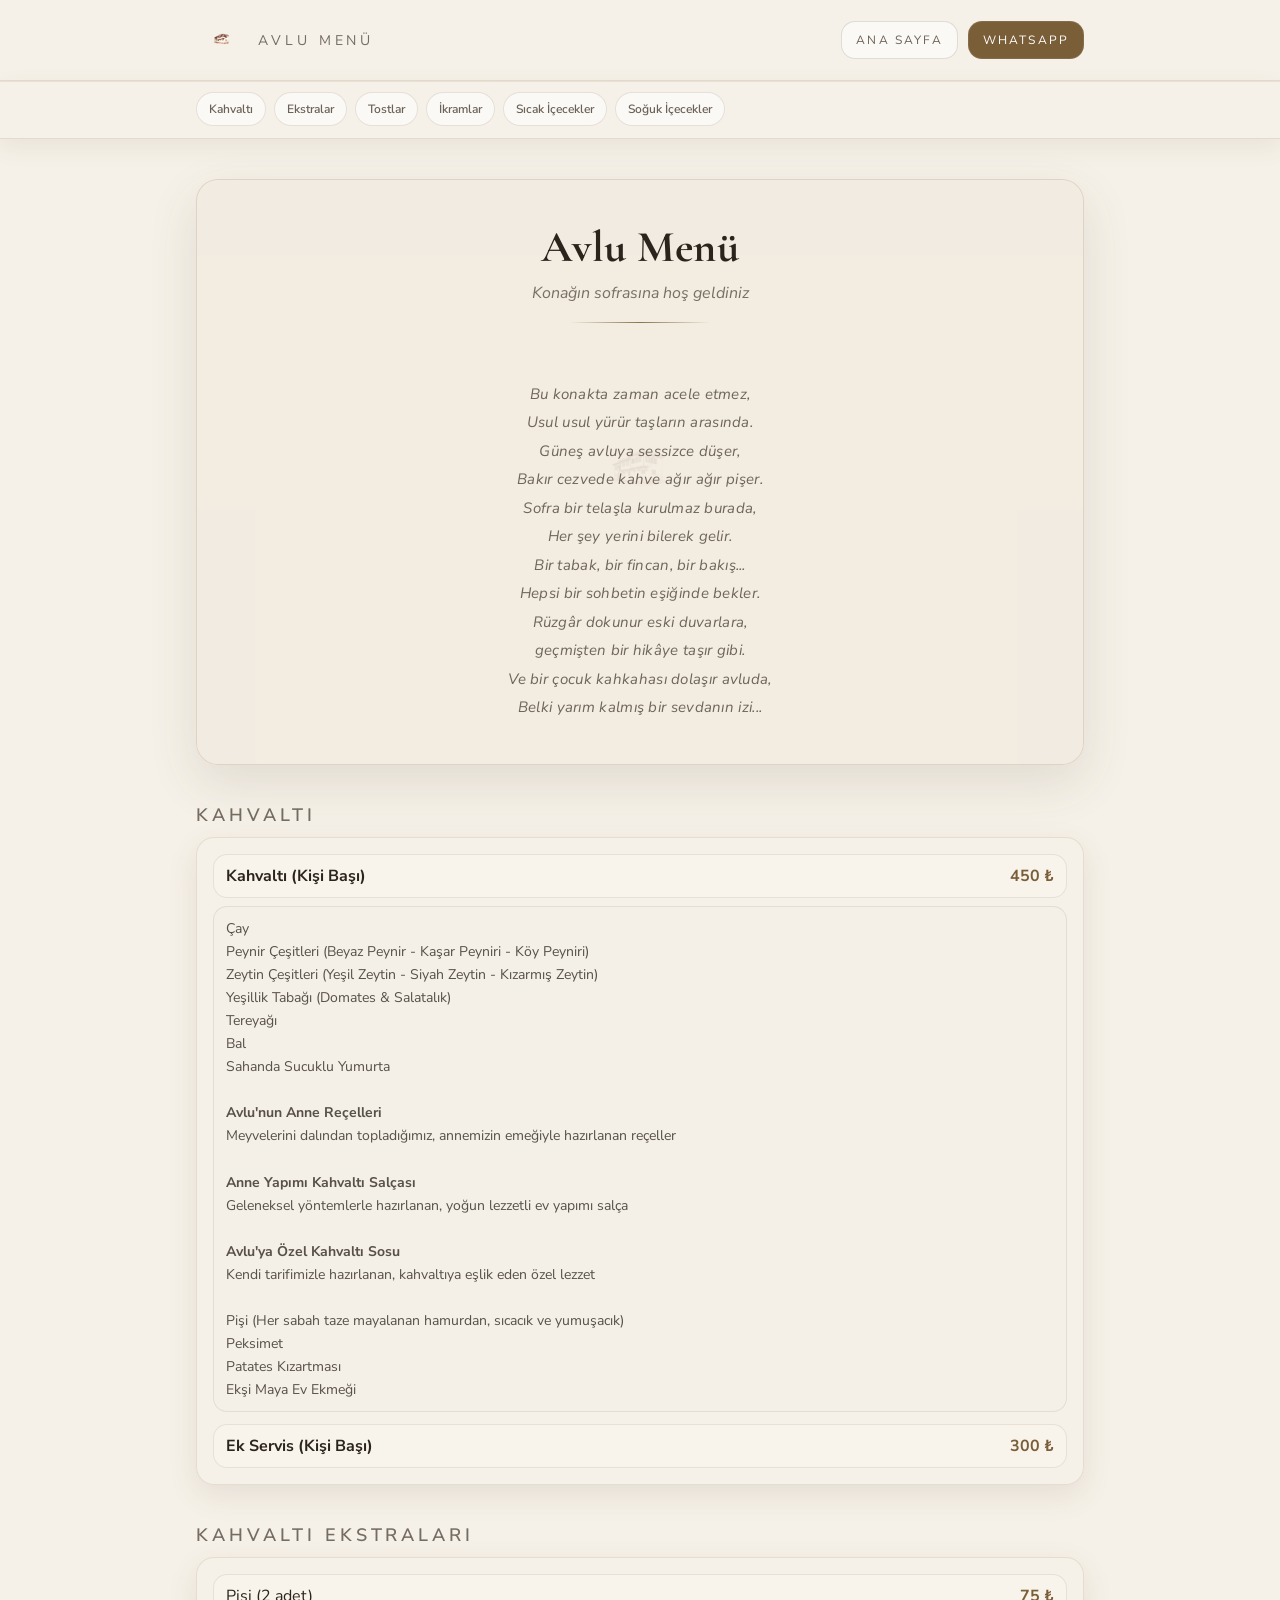
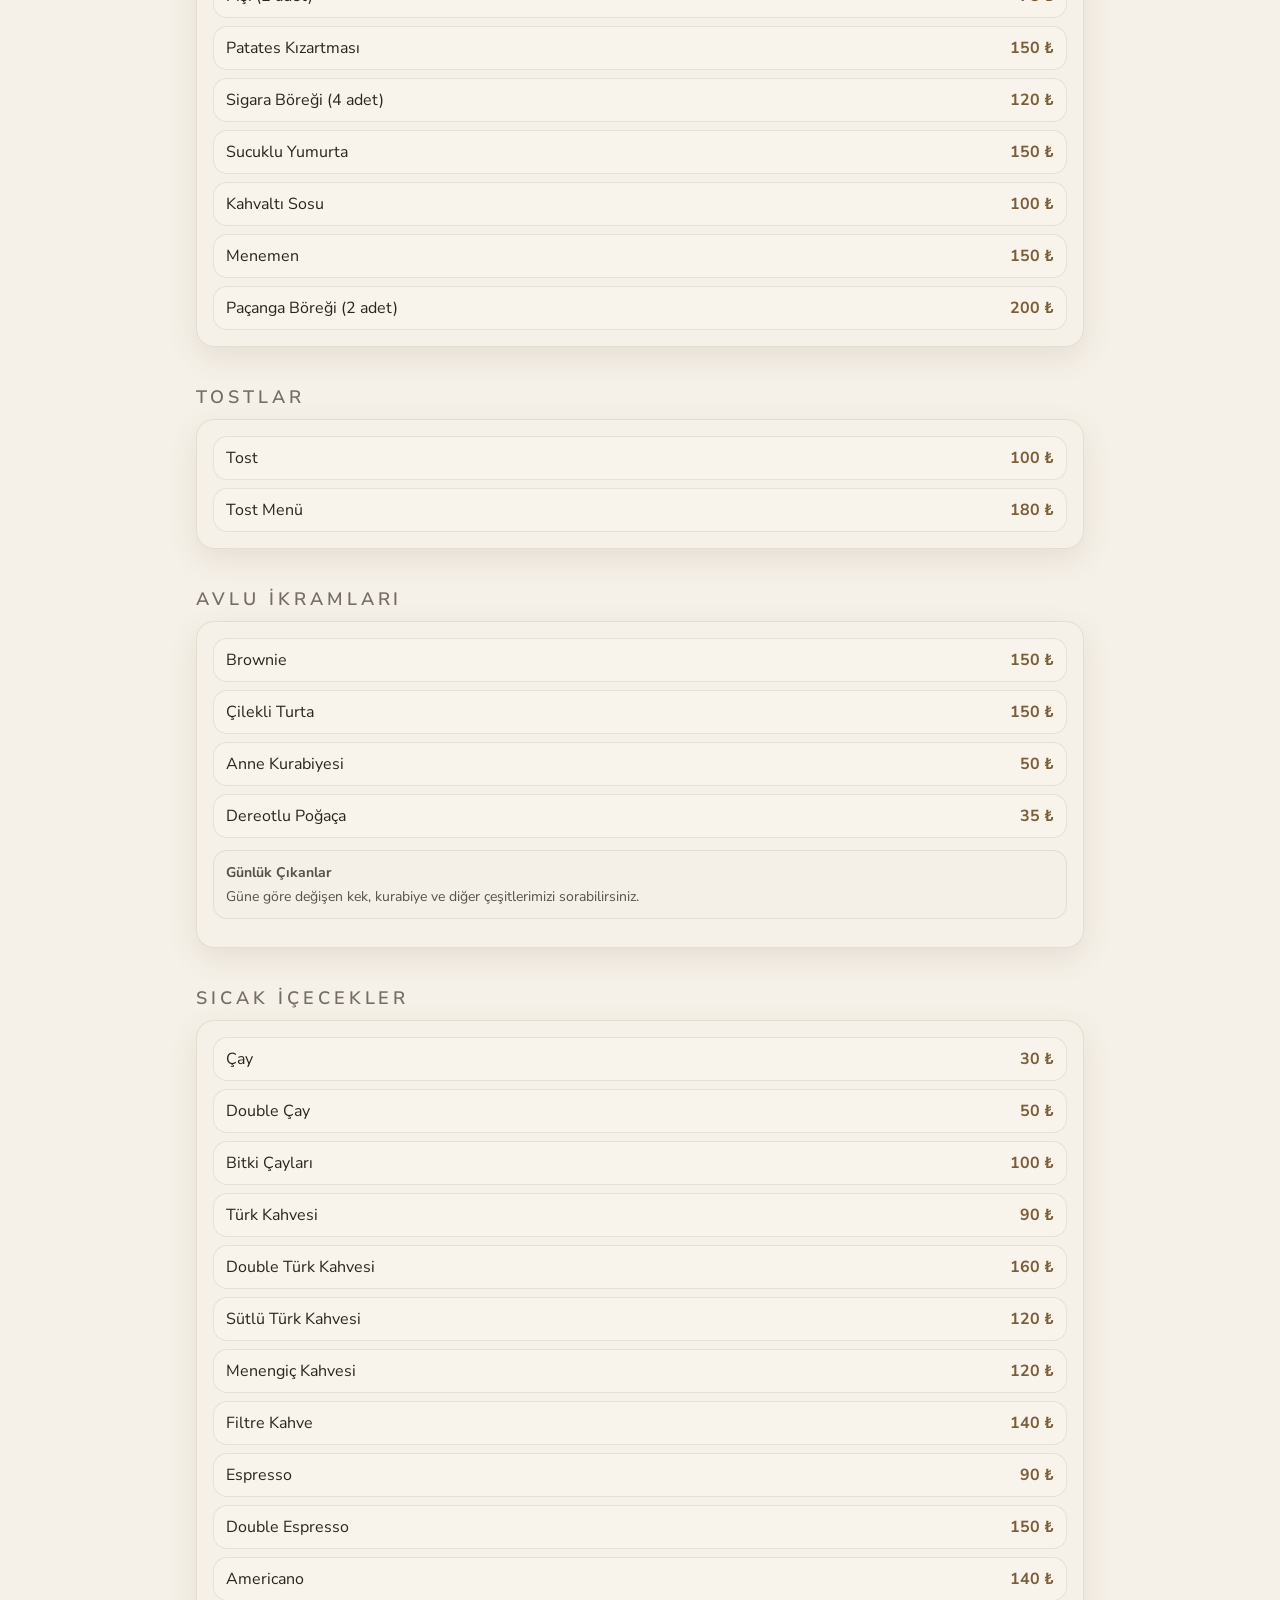
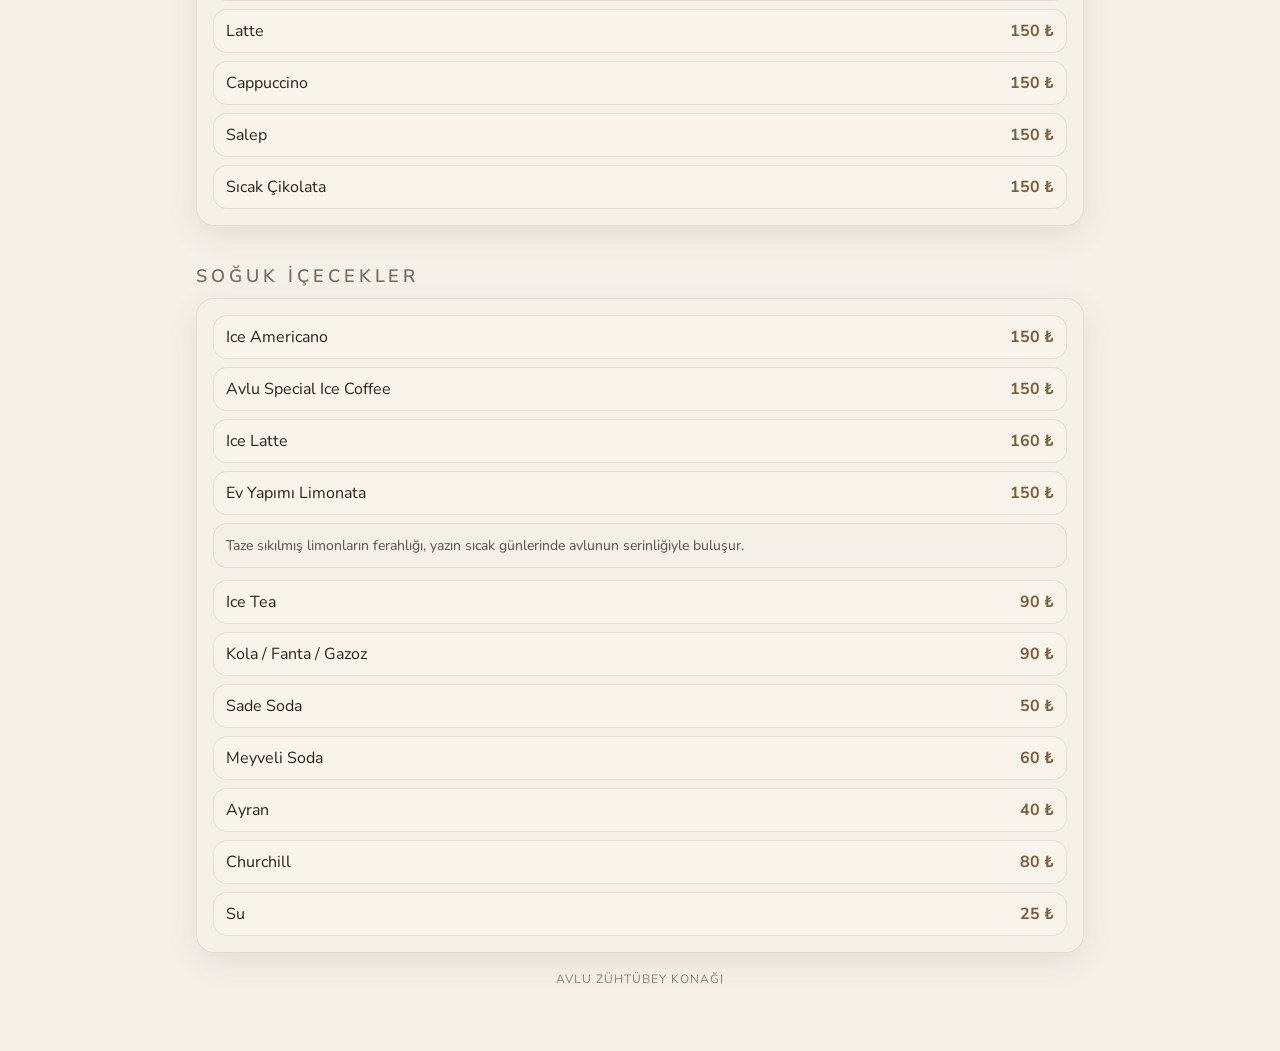
<file: m-7k9p3/index.html>
<!doctype html>
<html lang="tr">
<head>
  <meta charset="utf-8" />
  <meta name="viewport" content="width=device-width,initial-scale=1" />
  <meta name="robots" content="noindex,nofollow" />
  <title>Avlu Menü</title>

  <link rel="preconnect" href="https://fonts.googleapis.com">
  <link rel="preconnect" href="https://fonts.gstatic.com" crossorigin>
  <link href="https://fonts.googleapis.com/css2?family=Cormorant+Garamond:ital,wght@0,400;0,600;0,700;1,400&amp;family=Nunito+Sans:wght@300;400;600&amp;display=swap" rel="stylesheet">

  <style>
	:root{
	  --color-bg: #f6f1e8;
	  --color-surface: #efe7db;
	  --color-text: #2b241c;
	  --color-primary: #7a5e38;
	  --color-secondary: #6e5b46;
      --radius: 18px;
      --shadow: 0 18px 50px rgba(74, 63, 53, 0.12);
      --shadow-soft: 0 10px 30px rgba(74, 63, 53, 0.10);
      --line: rgba(74, 63, 53, 0.16);
    }

    *{ box-sizing:border-box; }
    html{
      min-height:100%;
      scroll-behavior:smooth;
    }

	body{
	  margin:0;
	  min-height:100vh;
	  background: var(--color-bg);
	  color: var(--color-text);
	  font-family: 'Nunito Sans', system-ui, -apple-system, Segoe UI, Roboto, Arial, sans-serif;
	}


    a{
      color: inherit;
      text-decoration:none;
    }

    .font-display{
      font-family: 'Cormorant Garamond', serif;
    }

    .wrap{
      max-width: 920px;
      margin: 0 auto;
      padding: 22px 16px 64px;
    }

	.topbar{
	  backdrop-filter: blur(10px);
	  background: rgba(246, 241, 232, 0.94);
	  border-bottom: 1px solid rgba(120,94,56,0.14);
	}

    .topbar-inner{
      max-width: 920px;
      margin: 0 auto;
      padding: 14px 16px;
      display:flex;
      align-items:center;
      justify-content:space-between;
      gap: 12px;
    }

    .brand{
      display:flex;
      align-items:center;
      gap: 10px;
      min-width: 0;
    }

    .mark{
      width: 36px;
      height: 36px;
      border-radius: 12px;
      border: 1px solid rgba(74,63,53,0.12);
      background: rgba(255,248,240,0.42);
      display:grid;
      place-items:center;
      flex: 0 0 auto;
      color: var(--color-primary);
      font-size: 12px;
      font-weight: 700;
      letter-spacing: .12em;
    }

    .brand-title{
      font-size: 14px;
      letter-spacing: .28em;
      text-transform: uppercase;
      color: rgba(74,63,53,0.75);
      white-space: nowrap;
      overflow:hidden;
      text-overflow: ellipsis;
    }

    .top-actions{
      display:flex;
      gap: 10px;
      flex-wrap: wrap;
      justify-content:flex-end;
    }

    .menu-shortcuts{
      position: sticky;
      top: 0;
      z-index: 20;
      border-top: 1px solid rgba(120,94,56,0.10);
      border-bottom: 1px solid rgba(120,94,56,0.14);
      background: rgba(246,241,232,0.94);
      backdrop-filter: blur(10px);
      box-shadow: 0 8px 24px rgba(74,63,53,0.08);
    }

    .menu-shortcuts-inner{
      max-width: 920px;
      margin: 0 auto;
      padding: 10px 16px 12px;
      display:flex;
      gap: 8px;
      width: 100%;
      min-width: 0;
      overflow-x: auto;
      scrollbar-width: none;
    }

    .menu-shortcuts-inner::-webkit-scrollbar{
      display:none;
    }

    .shortcut-link{
      flex: 0 0 auto;
      padding: 8px 12px;
      border-radius: 999px;
      border: 1px solid rgba(120,94,56,0.16);
      background: rgba(255,255,255,0.58);
      color: rgba(74,63,53,0.82);
      font-size: 12px;
      font-weight: 600;
      white-space: nowrap;
      transition: background .2s ease, color .2s ease, border-color .2s ease;
    }

    .shortcut-link:hover,
    .shortcut-link:focus-visible{
      background: var(--color-primary);
      border-color: var(--color-primary);
      color: #fff;
      outline: none;
    }

    .btn{
      display:inline-flex;
      align-items:center;
      justify-content:center;
      gap: 10px;
      padding: 10px 14px;
      border-radius: 14px;
      font-size: 12px;
      letter-spacing: .18em;
      text-transform: uppercase;
      border: 1px solid rgba(74,63,53,0.16);
      background: rgba(255,255,255,0.55);
      color: rgba(74,63,53,0.82);
      transition: all .25s ease;
      user-select:none;
    }

    .btn:hover{
      transform: translateY(-1px);
      box-shadow: var(--shadow-soft);
    }

    .btn.primary{
      background: var(--color-primary);
      color: #fff;
      border-color: rgba(139,115,85,0.65);
    }

	.hero{
	  margin-top: 18px;
	  border-radius: 22px;
	  border: 1px solid rgba(120,94,56,0.14);
	  background: rgba(239,231,219,0.88);
	  box-shadow: var(--shadow);
	  overflow:hidden;
	  position:relative;
	}
	
	.hero::before{
	  content:"";
	  position:absolute;
	  inset:0;
	  background:
		linear-gradient(rgba(246,241,232,0.82), rgba(246,241,232,0.82)),
		url("../logo-mark.png") center/180px no-repeat;
	  opacity:0.42;
	  pointer-events:none;
	}

	.hero-inner{
	  position:relative;
	  padding: 40px 22px 42px;
	  text-align:center;
	}


    .hero h1{
      margin: 0 0 8px;
      font-size: 44px;
      font-weight: 700;
      letter-spacing: .3px;
      color: var(--color-text);
    }

    .hero .sub{
      margin: 0;
      font-style: italic;
      color: rgba(74,63,53,0.72);
      font-size: 16px;
    }

    .decor{
      margin: 18px auto 0;
      width: 140px;
      height: 1px;
      background: linear-gradient(90deg, transparent, var(--color-primary), transparent);
      opacity: .85;
    }

	.hero-poem{
	  max-width: 620px;
	  margin: 28px auto 0;
	  padding: 0 8px;
	  white-space: pre-line;
	  line-height: 1.9;
	  color: rgba(74,63,53,0.78);
	  font-size: 15px;
	  text-align: center;
	  font-style: italic;
	  letter-spacing: 0.3px;
	}


    .section{
      margin-top: 22px;
      padding-top: 16px;
      scroll-margin-top: 64px;
    }

    .section-title{
      display:flex;
      align-items:baseline;
      justify-content:space-between;
      gap: 12px;
      margin: 0 0 10px;
    }

    .section-title h2{
      margin:0;
      font-size: 18px;
      letter-spacing: .22em;
      text-transform: uppercase;
      color: rgba(74,63,53,0.75);
      font-weight: 600;
    }

	.card{
	  border-radius: var(--radius);
	  border: 1px solid rgba(120,94,56,0.14);
	  background: rgba(246,241,232,0.72);
	  box-shadow: var(--shadow-soft);
	  padding: 16px;
	}

	.menu-item{
	  display:flex;
	  justify-content:space-between;
	  align-items:center;
	  gap: 12px;
	  padding:10px 12px;
	  border-radius:14px;
	  background:rgba(248,243,236,0.82);
	  border:1px solid rgba(120,94,56,0.12);
	  margin-bottom:8px;
	}

    .menu-item:last-child{
      margin-bottom:0;
    }

    .menu-price{
      font-weight:700;
      color:var(--color-primary);
      white-space: nowrap;
    }

	.menu-sub{
	  margin: 6px 0 12px;
	  padding: 10px 12px;
	  border-radius: 14px;
	  background: rgba(244,238,230,0.88);
	  border: 1px solid rgba(120,94,56,0.12);
	  color: rgba(43,36,28,0.78);
	  line-height: 1.65;
	  font-size: 14px;
	}

    .foot{
      margin-top: 18px;
      color: rgba(74,63,53,0.62);
      font-size: 12px;
      letter-spacing: .08em;
      text-transform: uppercase;
      text-align:center;
      font-family: 'Nunito Sans', system-ui, -apple-system, Segoe UI, Roboto, Arial, sans-serif;
    }

    @media (max-width: 520px){
      .hero h1{ font-size: 36px; }
      .btn{ padding: 10px 12px; }
      .menu-item{ align-items:flex-start; }
      .section{ scroll-margin-top: 64px; }
    }
  </style>
</head>

<body>
  <div class="topbar">
    <div class="topbar-inner">
	<div class="brand">
	  <img src="../logo-mark.png" alt="Avlu Zühtübey Konağı logosu" style="width:52px;height:52px;object-fit:contain;">
	  <div class="brand-title">Avlu Menü</div>
	</div>
      <div class="top-actions">
        <a class="btn" href="../index.html" title="Ana sayfaya dön">Ana Sayfa</a>
        <a
          class="btn primary"
          target="_blank"
          rel="noopener"
          href="https://wa.me/905072550935?text=Merhaba%20Avlu%20Kafe!%20Siteniz%20%C3%BCzerinden%20ula%C5%9F%C4%B1yorum.%0ARezervasyon%20ve%20organizasyon%20hakk%C4%B1nda%20bilgi%20almak%20istiyorum."
        >
          WhatsApp
        </a>
      </div>
    </div>
  </div>

  <nav class="menu-shortcuts" aria-label="Menü bölümleri">
    <div class="menu-shortcuts-inner">
      <a class="shortcut-link" href="#kahvalti">Kahvaltı</a>
      <a class="shortcut-link" href="#ekstralar">Ekstralar</a>
      <a class="shortcut-link" href="#tostlar">Tostlar</a>
      <a class="shortcut-link" href="#ikramlar">İkramlar</a>
      <a class="shortcut-link" href="#sicak-icecekler">Sıcak İçecekler</a>
      <a class="shortcut-link" href="#soguk-icecekler">Soğuk İçecekler</a>
    </div>
  </nav>

  <div class="wrap">
	<div class="hero">
	  <div class="hero-inner">
		<h1 class="font-display">Avlu Menü</h1>
		<p class="sub">Konağın sofrasına hoş geldiniz</p>
		<div class="decor"></div>

		<div class="hero-poem">
	Bu konakta zaman acele etmez,
	Usul usul yürür taşların arasında.
	Güneş avluya sessizce düşer,
	Bakır cezvede kahve ağır ağır pişer.
	Sofra bir telaşla kurulmaz burada,
	Her şey yerini bilerek gelir.
	Bir tabak, bir fincan, bir bakış...
	Hepsi bir sohbetin eşiğinde bekler.
	Rüzgâr dokunur eski duvarlara,
	geçmişten bir hikâye taşır gibi.
	Ve bir çocuk kahkahası dolaşır avluda,
	Belki yarım kalmış bir sevdanın izi...
		</div>
		</div>
	</div>

    <div class="section" id="kahvalti">
      <div class="section-title"><h2>Kahvaltı</h2></div>

      <div class="card">
        <div class="menu-item">
          <span><strong>Kahvaltı (Kişi Başı)</strong></span>
          <span class="menu-price">450 ₺</span>
        </div>

        <div class="menu-sub">
          Çay<br>
          Peynir Çeşitleri (Beyaz Peynir - Kaşar Peyniri - Köy Peyniri)<br>
          Zeytin Çeşitleri (Yeşil Zeytin - Siyah Zeytin - Kızarmış Zeytin)<br>
          Yeşillik Tabağı (Domates &amp; Salatalık)<br>
          Tereyağı<br>
          Bal<br>
          Sahanda Sucuklu Yumurta<br><br>

          <strong>Avlu'nun Anne Reçelleri</strong><br>
          Meyvelerini dalından topladığımız, annemizin emeğiyle hazırlanan reçeller<br><br>

          <strong>Anne Yapımı Kahvaltı Salçası</strong><br>
          Geleneksel yöntemlerle hazırlanan, yoğun lezzetli ev yapımı salça<br><br>

          <strong>Avlu'ya Özel Kahvaltı Sosu</strong><br>
          Kendi tarifimizle hazırlanan, kahvaltıya eşlik eden özel lezzet<br><br>

          Pişi (Her sabah taze mayalanan hamurdan, sıcacık ve yumuşacık)<br>
          Peksimet<br>
          Patates Kızartması<br>
          Ekşi Maya Ev Ekmeği
        </div>
		<div class="menu-item">
          <span><strong>Ek Servis (Kişi Başı)</strong></span>
          <span class="menu-price">300 ₺</span>
        </div>

      </div>
    </div>

    <div class="section" id="ekstralar">
      <div class="section-title"><h2>Kahvaltı Ekstraları</h2></div>
      <div class="card">
	    <div class="menu-item">
          <span>Pişi (2 adet)</span>
          <span class="menu-price">75 ₺</span>
        </div>
        <div class="menu-item">
          <span>Patates Kızartması</span>
          <span class="menu-price">150 ₺</span>
        </div>
        <div class="menu-item">
          <span>Sigara Böreği (4 adet)</span>
          <span class="menu-price">120 ₺</span>
        </div>
		<div class="menu-item">
          <span>Sucuklu Yumurta</span>
          <span class="menu-price">150 ₺</span>
        </div>
		<div class="menu-item">
          <span>Kahvaltı Sosu</span>
          <span class="menu-price">100 ₺</span>
        </div>
		<div class="menu-item">
          <span>Menemen</span>
          <span class="menu-price">150 ₺</span>
        </div>
        <div class="menu-item">
          <span>Paçanga Böreği (2 adet)</span>
          <span class="menu-price">200 ₺</span>
        </div>
      </div>
    </div>

    <div class="section" id="tostlar">
      <div class="section-title"><h2>Tostlar</h2></div>
      <div class="card">
        <div class="menu-item">
          <span>Tost</span>
          <span class="menu-price">100 ₺</span>
        </div>
        <div class="menu-item">
          <span>Tost Menü</span>
          <span class="menu-price">180 ₺</span>
        </div>
      </div>
    </div>

    <div class="section" id="ikramlar">
      <div class="section-title"><h2>Avlu İkramları</h2></div>
      <div class="card">
        <div class="menu-item">
          <span>Brownie</span>
          <span class="menu-price">150 ₺</span>
        </div>
        <div class="menu-item">
          <span>Çilekli Turta</span>
          <span class="menu-price">150 ₺</span>
        </div>
        <div class="menu-item">
          <span>Anne Kurabiyesi</span>
          <span class="menu-price">50 ₺</span>
        </div>
        <div class="menu-item">
          <span>Dereotlu Poğaça</span>
          <span class="menu-price">35 ₺</span>
        </div>

        <div class="menu-sub" style="margin-top:12px">
          <strong>Günlük Çıkanlar</strong><br>
          Güne göre değişen kek, kurabiye ve diğer çeşitlerimizi sorabilirsiniz.
        </div>
      </div>
    </div>

    <div class="section" id="sicak-icecekler">
      <div class="section-title"><h2>Sıcak İçecekler</h2></div>
      <div class="card">
        <div class="menu-item">
          <span>Çay</span>
          <span class="menu-price">30 ₺</span>
        </div>
        <div class="menu-item">
          <span>Double Çay</span>
          <span class="menu-price">50 ₺</span>
        </div>
        <div class="menu-item">
          <span>Bitki Çayları</span>
          <span class="menu-price">100 ₺</span>
        </div>
        <div class="menu-item">
          <span>Türk Kahvesi</span>
          <span class="menu-price">90 ₺</span>
        </div>
        <div class="menu-item">
          <span>Double Türk Kahvesi</span>
          <span class="menu-price">160 ₺</span>
        </div>
        <div class="menu-item">
          <span>Sütlü Türk Kahvesi</span>
          <span class="menu-price">120 ₺</span>
        </div>
		<div class="menu-item">
          <span>Menengiç Kahvesi</span>
          <span class="menu-price">120 ₺</span>
        </div>
		<div class="menu-item">
          <span>Filtre Kahve</span>
          <span class="menu-price">140 ₺</span>
        </div>
        <div class="menu-item">
          <span>Espresso</span>
          <span class="menu-price">90 ₺</span>
        </div>
		<div class="menu-item">
          <span>Double Espresso</span>
          <span class="menu-price">150 ₺</span>
        </div>
		<div class="menu-item">
          <span>Americano</span>
          <span class="menu-price">140 ₺</span>
        </div>
		<div class="menu-item">
          <span>Latte</span>
          <span class="menu-price">150 ₺</span>
        </div> 
		<div class="menu-item">
          <span>Cappuccino</span>
          <span class="menu-price">150 ₺</span>
        </div>
        <div class="menu-item">
          <span>Salep</span>
          <span class="menu-price">150 ₺</span>
        </div>
        <div class="menu-item">
          <span>Sıcak Çikolata</span>
          <span class="menu-price">150 ₺</span>
        </div>
      </div>
    </div>

    <div class="section" id="soguk-icecekler">
      <div class="section-title"><h2>Soğuk İçecekler</h2></div>
      <div class="card">
        <div class="menu-item">
          <span>Ice Americano</span>
          <span class="menu-price">150 ₺</span>
        </div>
		<div class="menu-item">
          <span>Avlu Special Ice Coffee</span>
          <span class="menu-price">150 ₺</span>
        </div>
        <div class="menu-item">
          <span>Ice Latte</span>
          <span class="menu-price">160 ₺</span>
        </div>
        <div class="menu-item">
          <span>Ev Yapımı Limonata</span>
          <span class="menu-price">150 ₺</span>
        </div>

        <div class="menu-sub" style="margin-top:0;">
          Taze sıkılmış limonların ferahlığı, yazın sıcak günlerinde avlunun serinliğiyle buluşur.<br>
        </div>
        <div class="menu-item">
          <span>Ice Tea</span>
          <span class="menu-price">90 ₺</span>
        </div>
        <div class="menu-item">
          <span>Kola / Fanta / Gazoz</span>
          <span class="menu-price">90 ₺</span>
        </div>
        <div class="menu-item">
          <span>Sade Soda</span>
          <span class="menu-price">50 ₺</span>
        </div>
        <div class="menu-item">
          <span>Meyveli Soda</span>
          <span class="menu-price">60 ₺</span>
        </div>
        <div class="menu-item">
          <span>Ayran</span>
          <span class="menu-price">40 ₺</span>
        </div>
        <div class="menu-item">
          <span>Churchill</span>
          <span class="menu-price">80 ₺</span>
        </div>
		<div class="menu-item">
          <span>Su</span>
          <span class="menu-price">25 ₺</span>
        </div>
      </div>
    </div>

    <div class="foot">Avlu Zühtübey Konağı</div>
  </div>
</body>
</html>
</file>
